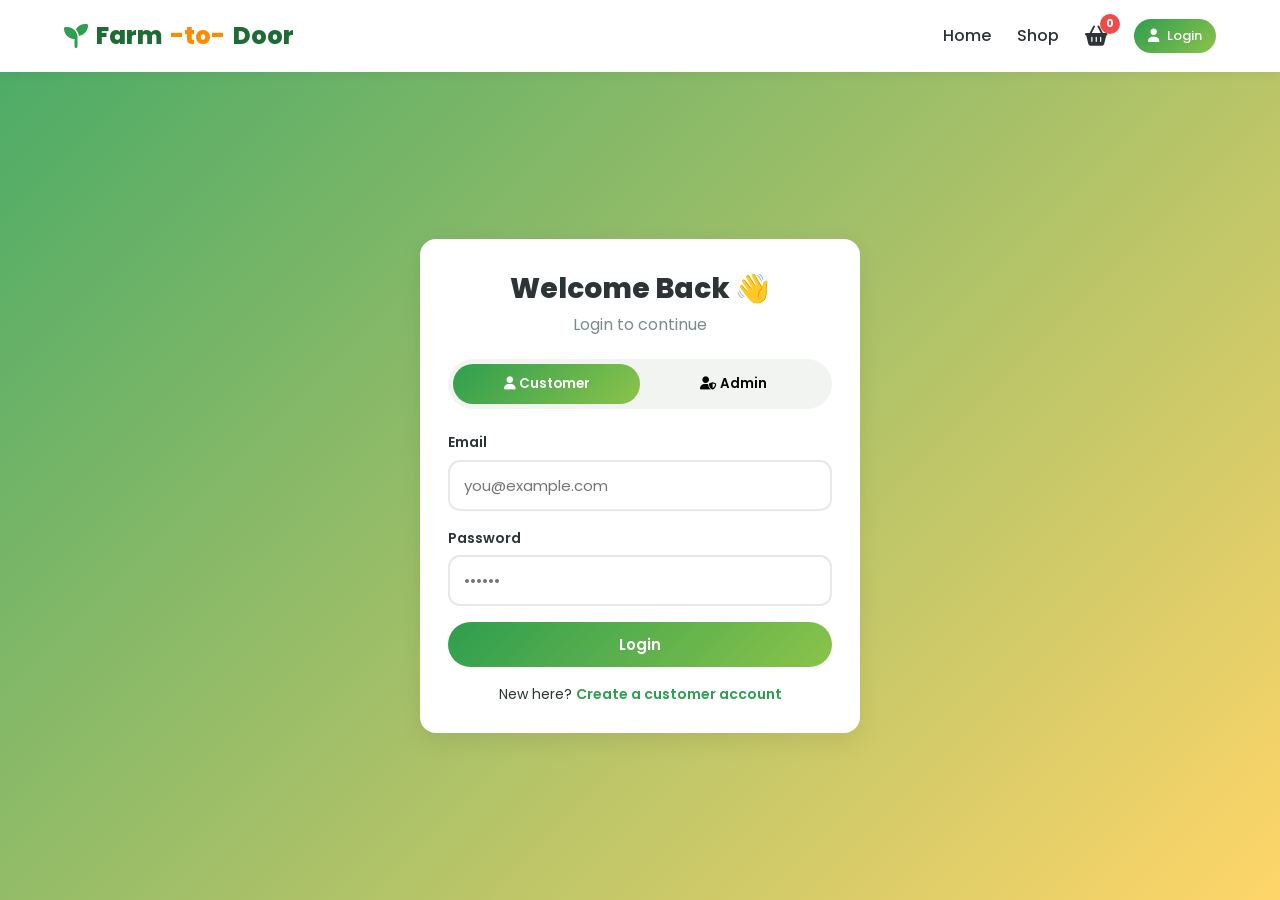
<file: frontend/admin.html>
<!DOCTYPE html>
<html lang="en">
<head>
  <meta charset="UTF-8">
  <meta name="viewport" content="width=device-width, initial-scale=1.0">
  <title>Admin Panel | Farm-to-Door</title>
  <link href="https://fonts.googleapis.com/css2?family=Poppins:wght@400;500;600;700;800&display=swap" rel="stylesheet">
  <link rel="stylesheet" href="https://cdnjs.cloudflare.com/ajax/libs/font-awesome/6.5.1/css/all.min.css">
  <link rel="stylesheet" href="css/style.css">
  <link rel="stylesheet" href="css/admin.css">
</head>
<body>

  <div class="admin-layout">

    <!-- ===== SIDEBAR ===== -->
    <aside class="sidebar">
      <div class="logo"><i class="fa-solid fa-seedling"></i> Farm-to-Door</div>
      <p class="role">Admin Panel</p>

      <button class="side-link active" data-section="dashboard"><i class="fa-solid fa-chart-pie"></i> Dashboard</button>
      <button class="side-link" data-section="products"><i class="fa-solid fa-carrot"></i> Products</button>
      <button class="side-link" data-section="orders"><i class="fa-solid fa-receipt"></i> Orders</button>
      <button class="side-link" data-section="farmers"><i class="fa-solid fa-tractor"></i> Farmers</button>
      <button class="side-link" data-section="drivers"><i class="fa-solid fa-truck"></i> Drivers</button>
      <button class="side-link" data-section="customers"><i class="fa-solid fa-users"></i> Customers</button>
      <a href="index.html" class="side-link"><i class="fa-solid fa-store"></i> View Shop</a>
      <button class="side-link" onclick="logout()"><i class="fa-solid fa-right-from-bracket"></i> Logout</button>
    </aside>

    <!-- ===== MAIN CONTENT ===== -->
    <main class="main">
      <div class="topbar">
        <h1 id="pageTitle">Dashboard</h1>
        <button class="btn btn-green" id="addBtn" style="display:none"><i class="fa-solid fa-plus"></i> <span id="addBtnText">Add</span></button>
      </div>

      <div id="content"></div>
    </main>
  </div>

  <!-- ===== POPUP FORM (used for add/edit) ===== -->
  <div class="modal" id="modal">
    <div class="modal-box">
      <h2 id="modalTitle">Add</h2>
      <form id="modalForm">
        <div id="modalFields"></div>
        <div class="modal-buttons">
          <button type="button" class="btn btn-light" onclick="closeModal()">Cancel</button>
          <button type="submit" class="btn btn-green">Save</button>
        </div>
      </form>
    </div>
  </div>

  <script src="js/cart.js"></script>
  <script src="js/api.js"></script>
  <script src="js/admin.js"></script>
</body>
</html>
</file>
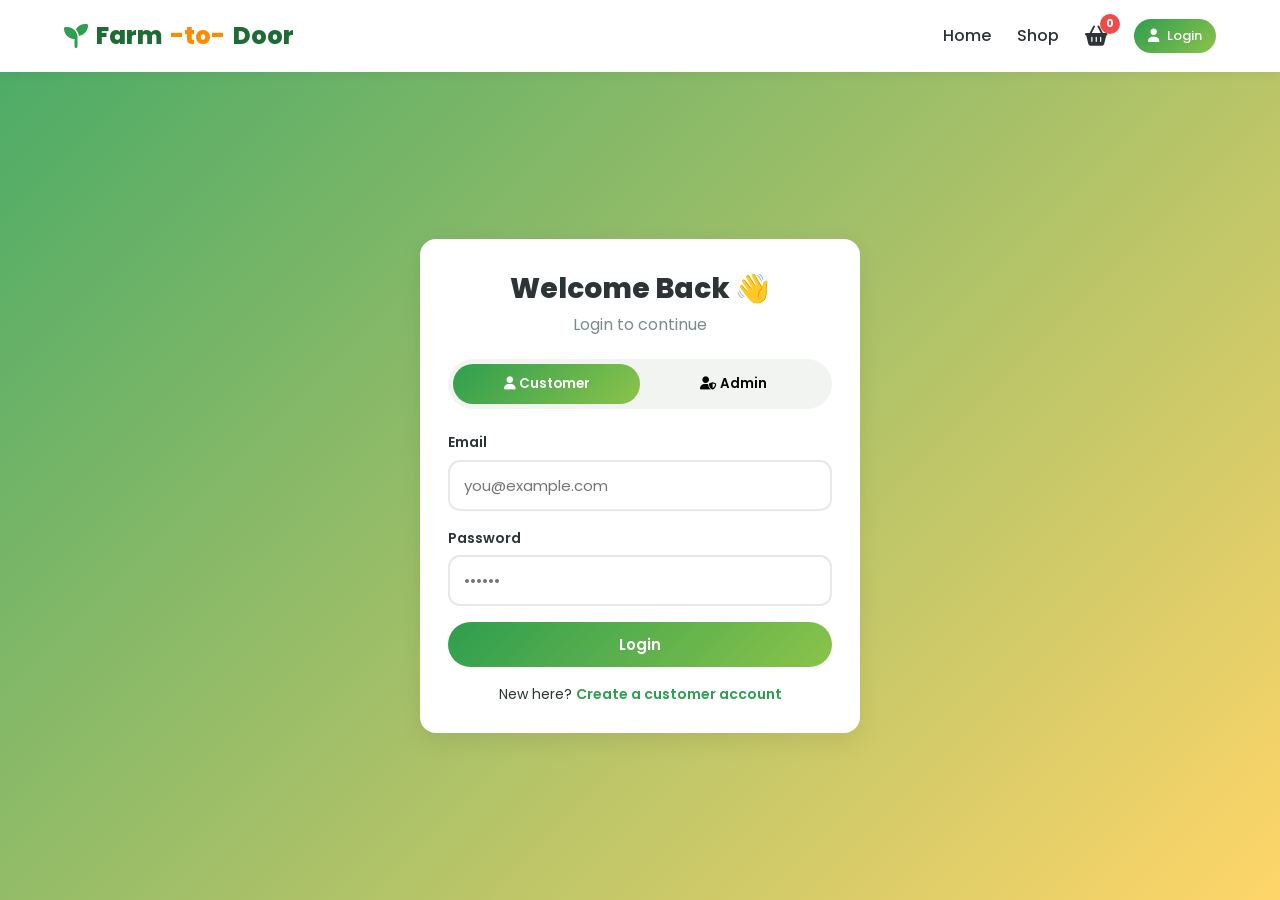
<file: frontend/login.html>
<!DOCTYPE html>
<html lang="en">
<head>
  <meta charset="UTF-8">
  <meta name="viewport" content="width=device-width, initial-scale=1.0">
  <title>Login | Farm-to-Door</title>
  <link href="https://fonts.googleapis.com/css2?family=Poppins:wght@400;500;600;700;800&display=swap" rel="stylesheet">
  <link rel="stylesheet" href="https://cdnjs.cloudflare.com/ajax/libs/font-awesome/6.5.1/css/all.min.css">
  <link rel="stylesheet" href="css/style.css">
</head>
<body>

  <header id="navbar"></header>

  <div class="auth-page">
    <div class="card auth-box">
      <h2>Welcome Back 👋</h2>
      <p class="sub">Login to continue</p>

      <!-- Only 2 logins: Customer and Admin -->
      <div class="role-tabs">
        <button class="active" id="customerTab" onclick="selectRole('customer')"><i class="fa-solid fa-user"></i> Customer</button>
        <button id="adminTab" onclick="selectRole('admin')"><i class="fa-solid fa-user-shield"></i> Admin</button>
      </div>

      <form id="loginForm">
        <div class="form-group">
          <label>Email</label>
          <input type="email" id="email" placeholder="you@example.com" required>
        </div>
        <div class="form-group">
          <label>Password</label>
          <input type="password" id="password" placeholder="••••••" required>
        </div>
        <button type="submit" class="btn btn-green btn-block" id="loginBtn">Login</button>
      </form>

      <p class="switch" id="registerLink">New here? <a href="register.html">Create a customer account</a></p>
      
    </div>
  </div>

  <script src="js/cart.js"></script>
  <script src="js/api.js"></script>
  <script src="js/auth.js"></script>
</body>
</html>
</file>
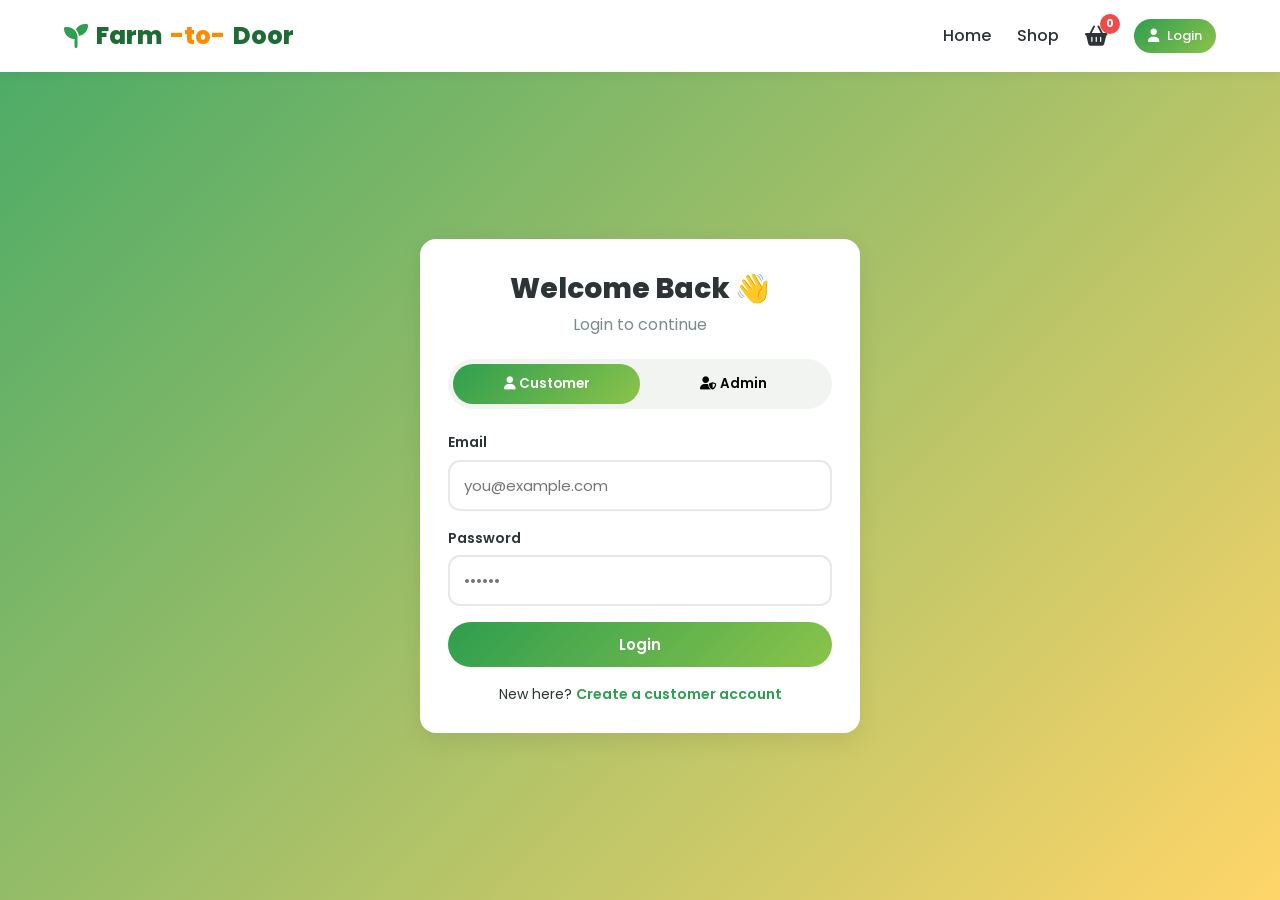
<file: frontend/orders.html>
<!DOCTYPE html>
<html lang="en">
<head>
  <meta charset="UTF-8">
  <meta name="viewport" content="width=device-width, initial-scale=1.0">
  <title>My Orders | Farm-to-Door</title>
  <link href="https://fonts.googleapis.com/css2?family=Poppins:wght@400;500;600;700;800&display=swap" rel="stylesheet">
  <link rel="stylesheet" href="https://cdnjs.cloudflare.com/ajax/libs/font-awesome/6.5.1/css/all.min.css">
  <link rel="stylesheet" href="css/style.css">
</head>
<body>

  <header id="navbar"></header>

  <div class="page-banner">
    <h1>📦 My Orders</h1>
    <p>Track your deliveries in real time</p>
  </div>

  <section>
    <div class="container orders-layout">
      <div id="ordersList">
        <p class="loading"><i class="fa-solid fa-spinner fa-spin"></i> Loading orders...</p>
      </div>

      <!-- Notifications (Observer pattern) -->
      <div class="card">
        <div style="display:flex; justify-content:space-between; align-items:center; margin-bottom:14px">
          <h3><i class="fa-solid fa-bell" style="color:var(--orange)"></i> Notifications</h3>
          <button class="btn btn-light btn-sm" onclick="markAllRead()">Mark all read</button>
        </div>
        <ul class="notif-list" id="notifList"></ul>
      </div>
    </div>
  </section>

  <div id="footer"></div>

  <script src="js/cart.js"></script>
  <script src="js/api.js"></script>
  <script src="js/orders.js"></script>
</body>
</html>
</file>
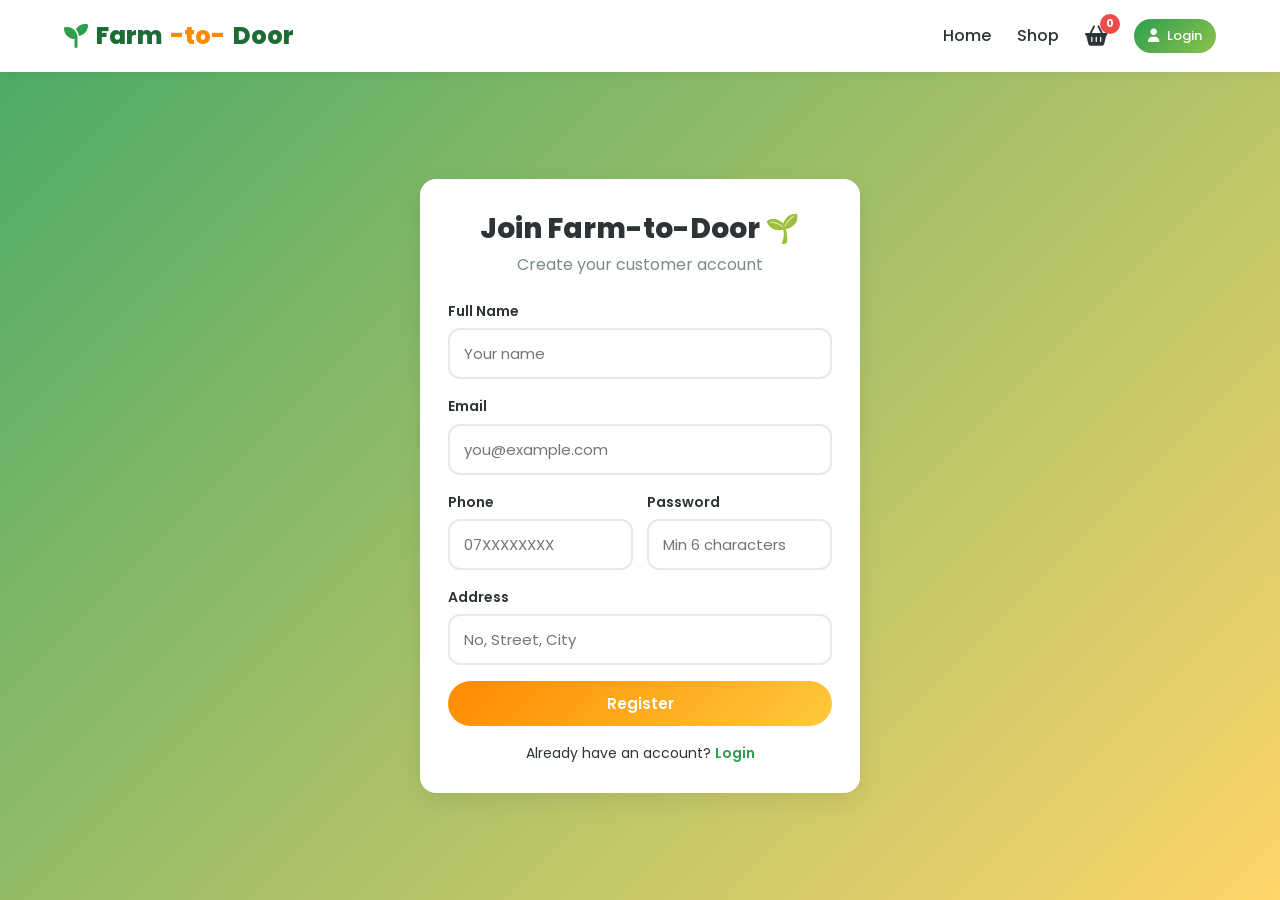
<file: frontend/register.html>
<!DOCTYPE html>
<html lang="en">
<head>
  <meta charset="UTF-8">
  <meta name="viewport" content="width=device-width, initial-scale=1.0">
  <title>Register | Farm-to-Door</title>
  <link href="https://fonts.googleapis.com/css2?family=Poppins:wght@400;500;600;700;800&display=swap" rel="stylesheet">
  <link rel="stylesheet" href="https://cdnjs.cloudflare.com/ajax/libs/font-awesome/6.5.1/css/all.min.css">
  <link rel="stylesheet" href="css/style.css">
</head>
<body>

  <header id="navbar"></header>

  <div class="auth-page">
    <div class="card auth-box">
      <h2>Join Farm-to-Door 🌱</h2>
      <p class="sub">Create your customer account</p>

      <form id="registerForm">
        <div class="form-group">
          <label>Full Name</label>
          <input type="text" id="name" placeholder="Your name" required>
        </div>
        <div class="form-group">
          <label>Email</label>
          <input type="email" id="email" placeholder="you@example.com" required>
        </div>
        <div class="form-row">
          <div class="form-group">
            <label>Phone</label>
            <input type="tel" id="phone" placeholder="07XXXXXXXX" pattern="0[0-9]{9}" required>
          </div>
          <div class="form-group">
            <label>Password</label>
            <input type="password" id="password" placeholder="Min 6 characters" minlength="6" required>
          </div>
        </div>
        <div class="form-group">
          <label>Address</label>
          <input type="text" id="address" placeholder="No, Street, City">
        </div>
        <button type="submit" class="btn btn-orange btn-block">Register</button>
      </form>

      <p class="switch">Already have an account? <a href="login.html">Login</a></p>
    </div>
  </div>

  <script src="js/cart.js"></script>
  <script src="js/api.js"></script>
  <script src="js/auth.js"></script>
</body>
</html>
</file>
<file: frontend/css/style.css>
/* =================================================
   FARM-TO-DOOR  -  Main Stylesheet
   ================================================= */

:root {
  --green: #2e9e4f;
  --green-dark: #1d6b35;
  --lime: #8bc34a;
  --orange: #ff8a00;
  --yellow: #ffc93c;
  --red: #ef4b4b;
  --purple: #8e5cf7;
  --blue: #2f8fef;
  --cream: #fffaf0;
  --text: #2d3436;
  --muted: #7b8a8b;
  --white: #ffffff;
  --shadow: 0 8px 24px rgba(0, 0, 0, 0.08);
  --radius: 16px;
}

* { margin: 0; padding: 0; box-sizing: border-box; }

body {
  font-family: 'Poppins', sans-serif;
  background: var(--cream);
  color: var(--text);
  line-height: 1.6;
}

a { text-decoration: none; color: inherit; }
img { max-width: 100%; display: block; }
.container { width: 90%; max-width: 1200px; margin: 0 auto; }

/* ---------- Buttons ---------- */
.btn {
  display: inline-flex; align-items: center; gap: 8px;
  padding: 11px 24px; border: none; border-radius: 50px;
  font-family: inherit; font-size: 15px; font-weight: 600;
  cursor: pointer; transition: 0.25s;
}
.btn:hover { transform: translateY(-2px); box-shadow: 0 6px 16px rgba(0,0,0,0.15); }
.btn-green { background: linear-gradient(135deg, var(--green), var(--lime)); color: #fff; }
.btn-orange { background: linear-gradient(135deg, var(--orange), var(--yellow)); color: #fff; }
.btn-red { background: var(--red); color: #fff; }
.btn-outline { background: transparent; border: 2px solid #fff; color: #fff; }
.btn-light { background: #eef5ee; color: var(--green-dark); }
.btn-sm { padding: 7px 14px; font-size: 13px; }
.btn-block { width: 100%; justify-content: center; }
.btn:disabled { opacity: 0.5; cursor: not-allowed; transform: none; }

/* ---------- Navbar ---------- */
.navbar {
  background: #fff; box-shadow: 0 2px 12px rgba(0,0,0,0.06);
  position: sticky; top: 0; z-index: 100;
}
.navbar .container { display: flex; align-items: center; justify-content: space-between; height: 72px; }
.logo { font-size: 24px; font-weight: 800; color: var(--green-dark); display: flex; align-items: center; gap: 8px; }
.logo span { color: var(--orange); }
.logo i { color: var(--green); }
.nav-links { display: flex; align-items: center; gap: 26px; list-style: none; }
.nav-links a { font-weight: 500; transition: 0.2s; }
.nav-links a:hover, .nav-links a.active { color: var(--green); }
.cart-link { position: relative; font-size: 20px; }
.badge {
  position: absolute; top: -8px; right: -12px;
  background: var(--red); color: #fff; font-size: 11px; font-weight: 700;
  min-width: 20px; height: 20px; border-radius: 10px;
  display: flex; align-items: center; justify-content: center;
}
.user-chip { background: #eef5ee; color: var(--green-dark); padding: 6px 14px; border-radius: 50px; font-size: 14px; font-weight: 600; }
.menu-toggle { display: none; font-size: 24px; background: none; border: none; cursor: pointer; }

/* ---------- Hero ---------- */
.hero {
  min-height: 580px; display: flex; align-items: center; color: #fff;
  background:
    linear-gradient(110deg, rgba(29,107,53,0.92) 0%, rgba(46,158,79,0.75) 45%, rgba(255,138,0,0.25) 100%),
    url('https://images.unsplash.com/photo-1500937386664-56d1dfef3854?w=1600&q=80&auto=format&fit=crop') center/cover;
}
.hero-content { max-width: 620px; }
.hero .tag { display: inline-block; background: var(--yellow); color: var(--text); padding: 6px 16px; border-radius: 50px; font-weight: 600; font-size: 14px; margin-bottom: 18px; }
.hero h1 { font-size: 54px; line-height: 1.15; font-weight: 800; margin-bottom: 18px; }
.hero h1 span { color: var(--yellow); }
.hero p { font-size: 18px; opacity: 0.95; margin-bottom: 30px; }
.hero-buttons { display: flex; gap: 14px; flex-wrap: wrap; }

/* ---------- Sections ---------- */
section { padding: 70px 0; }
.section-title { text-align: center; margin-bottom: 45px; }
.section-title h2 { font-size: 36px; font-weight: 800; }
.section-title h2 span { color: var(--green); }
.section-title p { color: var(--muted); }

/* ---------- Features ---------- */
.features { display: grid; grid-template-columns: repeat(auto-fit, minmax(240px, 1fr)); gap: 24px; margin-top: -60px; }
.feature {
  background: #fff; padding: 28px; border-radius: var(--radius); box-shadow: var(--shadow);
  text-align: center; border-bottom: 5px solid var(--c);
}
.feature .icon {
  width: 64px; height: 64px; margin: 0 auto 14px; border-radius: 50%;
  display: flex; align-items: center; justify-content: center;
  font-size: 26px; color: #fff; background: var(--c);
}
.feature h3 { font-size: 18px; margin-bottom: 6px; }
.feature p { color: var(--muted); font-size: 14px; }

/* ---------- Category cards ---------- */
.categories { display: grid; grid-template-columns: repeat(auto-fit, minmax(240px, 1fr)); gap: 24px; }
.category-card {
  position: relative; height: 230px; border-radius: var(--radius); overflow: hidden;
  box-shadow: var(--shadow); cursor: pointer;
}
.category-card img { width: 100%; height: 100%; object-fit: cover; transition: 0.4s; }
.category-card:hover img { transform: scale(1.08); }
.category-card .label {
  position: absolute; inset: 0; display: flex; flex-direction: column; justify-content: flex-end;
  padding: 20px; color: #fff;
  background: linear-gradient(to top, var(--c) 0%, transparent 70%);
}
.category-card h3 { font-size: 24px; font-weight: 700; }

/* ---------- Product grid ---------- */
.product-grid { display: grid; grid-template-columns: repeat(auto-fill, minmax(250px, 1fr)); gap: 26px; }
.product-card {
  background: #fff; border-radius: var(--radius); overflow: hidden; box-shadow: var(--shadow);
  transition: 0.3s; display: flex; flex-direction: column;
}
.product-card:hover { transform: translateY(-6px); box-shadow: 0 14px 30px rgba(0,0,0,0.12); }
.product-img { position: relative; height: 190px; background: #f1f1f1; }
.product-img img { width: 100%; height: 100%; object-fit: cover; }
.cat-badge {
  position: absolute; top: 12px; left: 12px; color: #fff; font-size: 12px; font-weight: 600;
  padding: 4px 12px; border-radius: 50px;
}
.cat-Vegetable { background: var(--green); }
.cat-Fruit { background: var(--orange); }
.cat-Grain { background: #c28a2c; }
.cat-Dairy { background: var(--blue); }
.stock-badge { position: absolute; top: 12px; right: 12px; background: rgba(0,0,0,0.65); color: #fff; font-size: 12px; padding: 4px 10px; border-radius: 50px; }
.stock-badge.out { background: var(--red); }
.product-body { padding: 18px; display: flex; flex-direction: column; flex: 1; }
.product-body h3 { font-size: 18px; }
.farmer { font-size: 13px; color: var(--muted); margin-bottom: 8px; }
.farmer i { color: var(--green); }
.price { font-size: 22px; font-weight: 800; color: var(--green-dark); margin-bottom: 12px; }
.price small { font-size: 13px; color: var(--muted); font-weight: 500; }
.add-row { display: flex; gap: 8px; margin-top: auto; }
.qty-input { width: 64px; padding: 8px; border: 2px solid #e5e5e5; border-radius: 10px; font-family: inherit; text-align: center; }

/* ---------- Page banner ---------- */
.page-banner {
  padding: 60px 0; color: #fff; text-align: center;
  background:
    linear-gradient(135deg, rgba(46,158,79,0.92), rgba(255,138,0,0.85)),
    url('https://images.unsplash.com/photo-1488459716781-31db52582fe9?w=1600&q=80&auto=format&fit=crop') center/cover;
}
.page-banner h1 { font-size: 40px; font-weight: 800; }

/* ---------- Filters ---------- */
.filter-bar { display: flex; flex-wrap: wrap; gap: 14px; align-items: center; justify-content: space-between; margin-bottom: 30px; }
.search-box { position: relative; flex: 1; min-width: 240px; max-width: 420px; }
.search-box input { width: 100%; padding: 13px 18px 13px 46px; border: 2px solid #e5e5e5; border-radius: 50px; font-family: inherit; font-size: 15px; }
.search-box input:focus { outline: none; border-color: var(--green); }
.search-box i { position: absolute; left: 18px; top: 50%; transform: translateY(-50%); color: var(--muted); }
.chips { display: flex; flex-wrap: wrap; gap: 10px; }
.chip {
  padding: 8px 18px; border-radius: 50px; border: 2px solid #e5e5e5; background: #fff;
  font-family: inherit; font-weight: 600; cursor: pointer; transition: 0.2s;
}
.chip.active, .chip:hover { background: var(--green); color: #fff; border-color: var(--green); }

/* ---------- Steps ---------- */
.steps { display: grid; grid-template-columns: repeat(auto-fit, minmax(200px, 1fr)); gap: 24px; text-align: center; }
.step .num {
  width: 70px; height: 70px; margin: 0 auto 14px; border-radius: 50%;
  display: flex; align-items: center; justify-content: center;
  font-size: 28px; color: #fff; background: var(--c);
  box-shadow: 0 0 0 8px color-mix(in srgb, var(--c) 20%, transparent);
}

/* ---------- Farmer banner ---------- */
.farmer-banner { display: grid; grid-template-columns: 1fr 1fr; gap: 40px; align-items: center; }
.farmer-banner img { border-radius: var(--radius); box-shadow: var(--shadow); height: 380px; width: 100%; object-fit: cover; }
.farmer-banner h2 { font-size: 34px; font-weight: 800; margin-bottom: 14px; }
.farmer-banner h2 span { color: var(--orange); }
.farmer-banner ul { list-style: none; margin: 18px 0; }
.farmer-banner li { margin-bottom: 10px; }
.farmer-banner li i { color: var(--green); margin-right: 8px; }

/* ---------- Forms / cards ---------- */
.card { background: #fff; border-radius: var(--radius); box-shadow: var(--shadow); padding: 28px; }
.form-group { margin-bottom: 16px; }
.form-group label { display: block; font-weight: 600; font-size: 14px; margin-bottom: 6px; }
.form-group input, .form-group select, .form-group textarea {
  width: 100%; padding: 12px 14px; border: 2px solid #e8e8e8; border-radius: 12px;
  font-family: inherit; font-size: 15px; transition: 0.2s;
}
.form-group input:focus, .form-group select:focus, .form-group textarea:focus { outline: none; border-color: var(--green); }
.form-row { display: grid; grid-template-columns: 1fr 1fr; gap: 14px; }

/* ---------- Auth pages ---------- */
.auth-page {
  min-height: calc(100vh - 72px); display: flex; align-items: center; justify-content: center; padding: 40px 16px;
  background:
    linear-gradient(135deg, rgba(46,158,79,0.85), rgba(255,201,60,0.75)),
    url('https://images.unsplash.com/photo-1464226184884-fa280b87c399?w=1600&q=80&auto=format&fit=crop') center/cover;
}
.auth-box { width: 100%; max-width: 440px; }
.auth-box h2 { font-size: 28px; font-weight: 800; text-align: center; }
.auth-box .sub { text-align: center; color: var(--muted); margin-bottom: 22px; }
.role-tabs { display: flex; background: #f1f4f1; border-radius: 50px; padding: 5px; margin-bottom: 22px; }
.role-tabs button {
  flex: 1; padding: 10px; border: none; border-radius: 50px; background: transparent;
  font-family: inherit; font-weight: 600; cursor: pointer;
}
.role-tabs button.active { background: linear-gradient(135deg, var(--green), var(--lime)); color: #fff; }
.auth-box .switch { text-align: center; margin-top: 16px; font-size: 14px; }
.auth-box .switch a { color: var(--green); font-weight: 600; }
.demo-note { background: #fff8e1; border-left: 4px solid var(--yellow); padding: 10px 14px; border-radius: 8px; font-size: 13px; margin-top: 16px; }

/* ---------- Cart ---------- */
.cart-layout { display: grid; grid-template-columns: 1.6fr 1fr; gap: 28px; align-items: start; }
.cart-item { display: flex; align-items: center; gap: 16px; padding: 14px 0; border-bottom: 1px dashed #e5e5e5; }
.cart-item img { width: 80px; height: 80px; border-radius: 12px; object-fit: cover; }
.cart-item .info { flex: 1; }
.cart-item .info h4 { font-size: 16px; }
.qty-control { display: flex; align-items: center; gap: 8px; }
.qty-control button { width: 32px; height: 32px; border-radius: 50%; border: none; background: #eef5ee; color: var(--green-dark); font-weight: 700; cursor: pointer; }
.remove-btn { background: none; border: none; color: var(--red); cursor: pointer; font-size: 18px; }
.summary-row { display: flex; justify-content: space-between; margin-bottom: 10px; }
.summary-row.total { font-size: 20px; font-weight: 800; color: var(--green-dark); border-top: 2px solid #eee; padding-top: 12px; }
.radio-group { display: flex; flex-direction: column; gap: 8px; }
.radio-option { display: flex; align-items: center; gap: 10px; padding: 10px 14px; border: 2px solid #e8e8e8; border-radius: 12px; cursor: pointer; }
.radio-option:has(input:checked) { border-color: var(--green); background: #f2faf3; }
.empty { text-align: center; padding: 50px 20px; color: var(--muted); }
.empty i { font-size: 60px; color: var(--lime); margin-bottom: 14px; }

/* ---------- Orders ---------- */
.orders-layout { display: grid; grid-template-columns: 2fr 1fr; gap: 28px; align-items: start; }
.order-card { background: #fff; border-radius: var(--radius); box-shadow: var(--shadow); padding: 22px; margin-bottom: 22px; border-left: 6px solid var(--green); }
.order-card.cancelled { border-left-color: var(--red); }
.order-head { display: flex; justify-content: space-between; align-items: center; flex-wrap: wrap; gap: 10px; margin-bottom: 14px; }
.status { white-space: nowrap; padding: 5px 14px; border-radius: 50px; font-size: 13px; font-weight: 600; color: #fff; }
.status-Pending { background: var(--yellow); color: var(--text); }
.status-Confirmed { background: var(--blue); }
.status-Out { background: var(--purple); }
.status-Delivered { background: var(--green); }
.status-Cancelled { background: var(--red); }
.tracker { display: flex; justify-content: space-between; position: relative; margin: 24px 0; }
.tracker::before { content: ''; position: absolute; top: 18px; left: 8%; right: 8%; height: 4px; background: #e5e5e5; }
.tracker .bar { position: absolute; top: 18px; left: 8%; height: 4px; background: linear-gradient(90deg, var(--green), var(--lime)); transition: 0.5s; }
.track-step { position: relative; z-index: 1; text-align: center; flex: 1; font-size: 13px; color: var(--muted); }
.track-step .dot { width: 40px; height: 40px; margin: 0 auto 6px; border-radius: 50%; background: #e5e5e5; display: flex; align-items: center; justify-content: center; color: #fff; }
.track-step.done { color: var(--green-dark); font-weight: 600; }
.track-step.done .dot { background: var(--green); }
.order-items { font-size: 14px; color: var(--muted); }
.driver-box { background: #f3eefe; border-radius: 12px; padding: 10px 14px; font-size: 14px; margin-top: 12px; }
.driver-box i { color: var(--purple); }
.notif-list { list-style: none; max-height: 480px; overflow-y: auto; }
.notif-list li { padding: 12px; border-radius: 12px; margin-bottom: 8px; font-size: 14px; background: #f7f7f7; }
.notif-list li.unread { background: #fff6e0; border-left: 4px solid var(--orange); }
.notif-list small { display: block; color: var(--muted); font-size: 12px; }

/* ---------- Footer ---------- */
footer { background: #17331f; color: #cfe3d3; padding: 50px 0 20px; }
.footer-grid { display: grid; grid-template-columns: 2fr 1fr 1fr; gap: 30px; margin-bottom: 30px; }
footer h4 { color: #fff; margin-bottom: 12px; }
footer .logo { color: #fff; margin-bottom: 10px; }
footer ul { list-style: none; }
footer li { margin-bottom: 6px; }
footer .copy { text-align: center; border-top: 1px solid #2c5236; padding-top: 18px; font-size: 14px; }

/* ---------- Toast message ---------- */
.toast {
  position: fixed; bottom: 26px; right: 26px; z-index: 999;
  padding: 14px 22px; border-radius: 12px; color: #fff; font-weight: 500;
  box-shadow: var(--shadow); animation: slideIn 0.3s;
}
.toast.success { background: var(--green); }
.toast.error { background: var(--red); }
@keyframes slideIn { from { transform: translateX(120%); } to { transform: translateX(0); } }

.loading { text-align: center; padding: 40px; color: var(--muted); grid-column: 1 / -1; }

/* ---------- Responsive ---------- */
@media (max-width: 900px) {
  .hero h1 { font-size: 38px; }
  .cart-layout, .orders-layout, .farmer-banner, .footer-grid { grid-template-columns: 1fr; }
  .menu-toggle { display: block; }
  .nav-links {
    display: none; position: absolute; top: 72px; left: 0; right: 0;
    background: #fff; flex-direction: column; padding: 20px; box-shadow: var(--shadow);
  }
  .nav-links.open { display: flex; }
  .form-row { grid-template-columns: 1fr; }
}
</file>
<file: frontend/css/admin.css>
/* =================================================
   FARM-TO-DOOR  -  Admin Panel Styles
   ================================================= */

body { background: #f4f7f5; }

.admin-layout { display: flex; min-height: 100vh; }

/* ---------- Sidebar ---------- */
.sidebar {
  width: 250px; flex-shrink: 0; color: #fff; padding: 24px 16px;
  background: linear-gradient(180deg, #1d6b35 0%, #2e9e4f 60%, #8bc34a 100%);
  position: sticky; top: 0; height: 100vh;
}
.sidebar .logo { color: #fff; margin-bottom: 8px; font-size: 22px; }
.sidebar .logo i { color: var(--yellow); }
.sidebar .role { font-size: 13px; opacity: 0.8; margin-bottom: 26px; }
.side-link {
  display: flex; align-items: center; gap: 12px; width: 100%;
  padding: 12px 16px; margin-bottom: 6px; border-radius: 12px; border: none;
  background: transparent; color: #fff; font-family: inherit; font-size: 15px; font-weight: 500;
  cursor: pointer; text-align: left; transition: 0.2s;
}
.side-link:hover { background: rgba(255,255,255,0.15); }
.side-link.active { background: #fff; color: var(--green-dark); font-weight: 700; }
.side-link i { width: 20px; }

/* ---------- Main area ---------- */
.main { flex: 1; padding: 30px; overflow-x: auto; }
.topbar { display: flex; justify-content: space-between; align-items: center; margin-bottom: 26px; flex-wrap: wrap; gap: 12px; }
.topbar h1 { font-size: 28px; font-weight: 800; }

/* ---------- Stat cards ---------- */
.stats { display: grid; grid-template-columns: repeat(auto-fit, minmax(200px, 1fr)); gap: 20px; margin-bottom: 28px; }
.stat {
  border-radius: 18px; padding: 22px; color: #fff; position: relative; overflow: hidden;
  background: var(--c); box-shadow: var(--shadow);
}
.stat i { position: absolute; right: 18px; top: 18px; font-size: 40px; opacity: 0.3; }
.stat h2 { font-size: 30px; font-weight: 800; }
.stat p { opacity: 0.9; }

.grid-2 { display: grid; grid-template-columns: 1fr 1fr; gap: 22px; }

/* ---------- Tables ---------- */
.table-wrap { background: #fff; border-radius: 16px; box-shadow: var(--shadow); overflow-x: auto; }
table { width: 100%; border-collapse: collapse; }
th { background: #eef5ee; color: var(--green-dark); text-align: left; padding: 14px; font-size: 14px; white-space: nowrap; }
td { padding: 12px 14px; border-bottom: 1px solid #f0f0f0; font-size: 14px; vertical-align: middle; }
tr:hover td { background: #fafdf9; }
.thumb { width: 50px; height: 50px; border-radius: 10px; object-fit: cover; }
.actions { display: flex; gap: 6px; }
.icon-btn { width: 34px; height: 34px; border-radius: 10px; border: none; cursor: pointer; color: #fff; }
.icon-btn.edit { background: var(--blue); }
.icon-btn.delete { background: var(--red); }
.pill { padding: 4px 12px; border-radius: 50px; font-size: 12px; font-weight: 600; }
.pill.yes { background: #e2f6e7; color: var(--green-dark); }
.pill.no { background: #fde6e6; color: var(--red); }
.low { color: var(--red); font-weight: 700; }
td select { padding: 7px 10px; border: 2px solid #e5e5e5; border-radius: 10px; font-family: inherit; }

/* ---------- Modal (popup form) ---------- */
.modal {
  display: none; position: fixed; inset: 0; z-index: 200;
  background: rgba(0,0,0,0.45); align-items: center; justify-content: center; padding: 16px;
}
.modal.show { display: flex; }
.modal-box { background: #fff; border-radius: 18px; padding: 28px; width: 100%; max-width: 520px; max-height: 90vh; overflow-y: auto; }
.modal-box h2 { margin-bottom: 18px; }
.modal-buttons { display: flex; gap: 10px; justify-content: flex-end; margin-top: 10px; }

@media (max-width: 900px) {
  .admin-layout { flex-direction: column; }
  .sidebar { width: 100%; height: auto; position: static; display: flex; flex-wrap: wrap; gap: 6px; }
  .sidebar .logo, .sidebar .role { width: 100%; }
  .side-link { width: auto; }
  .grid-2 { grid-template-columns: 1fr; }
}
</file>
